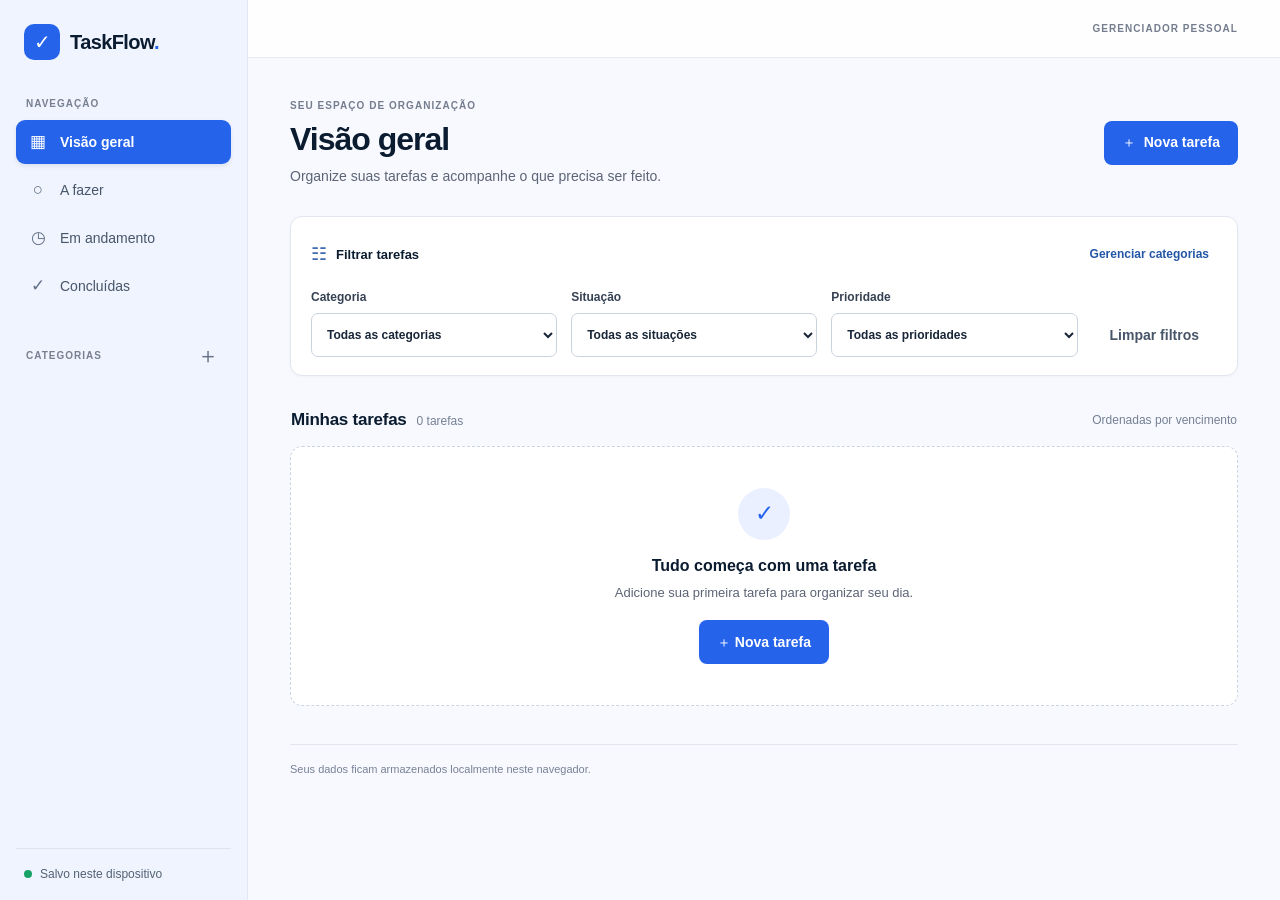
<file: TaskFlow/index.html>
<!doctype html>
<html lang="pt-BR">
<head>
  <meta charset="utf-8">
  <meta name="viewport" content="width=device-width, initial-scale=1">
  <meta name="theme-color" content="#f8f9ff">
  <title>TaskFlow — suas tarefas</title>
  <link rel="stylesheet" href="css/styles.css">
  <script type="module" src="js/app.js"></script>
</head>
<body>
  <div class="app-shell">
    <aside class="sidebar" aria-label="Navegação principal">
      <a class="brand" href="#inicio" aria-label="TaskFlow, início"><span class="brand-mark" aria-hidden="true">✓</span><span>TaskFlow<span class="brand-dot">.</span></span></a>
      <p class="side-label">NAVEGAÇÃO</p>
      <nav class="nav-list" id="status-nav" aria-label="Filtrar por situação">
        <button class="nav-item is-active" type="button" data-status=""><span>▦</span>Visão geral</button>
        <button class="nav-item" type="button" data-status="todo"><span>○</span>A fazer</button>
        <button class="nav-item" type="button" data-status="in_progress"><span>◷</span>Em andamento</button>
        <button class="nav-item" type="button" data-status="completed"><span>✓</span>Concluídas</button>
      </nav>
      <div class="category-heading"><p class="side-label">CATEGORIAS</p><button id="add-category-shortcut" class="icon-button" type="button" aria-label="Nova categoria">＋</button></div>
      <nav id="category-nav" class="nav-list category-list" aria-label="Filtrar por categoria"></nav>
      <div class="sidebar-foot"><span class="save-indicator"><span class="save-dot"></span>Salvo neste dispositivo</span></div>
    </aside>

    <main class="main-area" id="inicio">
      <header class="topbar"><div class="mobile-brand"><span class="brand-mark" aria-hidden="true">✓</span>TaskFlow</div><span class="local-label">GERENCIADOR PESSOAL</span></header>
      <section class="content">
        <div id="notice" class="notice" role="status" aria-live="polite" hidden></div>
        <div class="page-heading"><div><p class="eyebrow">SEU ESPAÇO DE ORGANIZAÇÃO</p><h1>Visão geral</h1><p class="subtitle">Organize suas tarefas e acompanhe o que precisa ser feito.</p></div><button id="new-task" class="button button-primary" type="button"><span aria-hidden="true">＋</span> Nova tarefa</button></div>

        <section class="filter-panel" aria-label="Filtros de tarefas">
          <div class="filter-title"><span class="filter-symbol" aria-hidden="true">☷</span><strong>Filtrar tarefas</strong><button id="add-category-inline" class="category-inline" type="button">Gerenciar categorias</button></div>
          <div class="filters">
            <label>Categoria<select id="filter-category"><option value="">Todas as categorias</option></select></label>
            <label>Situação<select id="filter-status"><option value="">Todas as situações</option><option value="todo">A fazer</option><option value="in_progress">Em andamento</option><option value="completed">Concluída</option></select></label>
            <label>Prioridade<select id="filter-priority"><option value="">Todas as prioridades</option><option value="high">Alta</option><option value="medium">Média</option><option value="low">Baixa</option></select></label>
            <button id="clear-filters" class="button button-quiet clear-button" type="button">Limpar filtros</button>
          </div>
        </section>

        <section class="task-section" aria-labelledby="tasks-heading"><div class="list-heading"><div><h2 id="tasks-heading">Minhas tarefas</h2><span id="task-count" class="count-label"></span></div><span class="sort-label">Ordenadas por vencimento</span></div><div id="task-list" class="task-list"></div><div id="empty-state" class="empty-state" hidden><div class="empty-mark" aria-hidden="true">✓</div><h3 id="empty-title">Tudo começa com uma tarefa</h3><p id="empty-copy">Adicione sua primeira tarefa para organizar seu dia.</p><button id="empty-action" class="button button-primary" type="button">＋ Nova tarefa</button></div></section>
        <footer class="page-foot">Seus dados ficam armazenados localmente neste navegador.</footer>
      </section>
    </main>
  </div>

  <dialog id="task-dialog" class="dialog" aria-labelledby="task-dialog-title"><form id="task-form" novalidate><div class="dialog-header"><div><p class="eyebrow">DETALHES DA TAREFA</p><h2 id="task-dialog-title">Nova tarefa</h2></div><button class="icon-button" type="button" data-close="task-dialog" aria-label="Fechar formulário">×</button></div><div class="dialog-body">
    <label>Título <span class="required">*</span><input name="title" maxlength="160" required autocomplete="off" placeholder="Ex.: Preparar apresentação"><span class="field-error" data-error="title"></span></label>
    <label>Descrição <span class="optional">(opcional)</span><textarea name="description" rows="3" maxlength="1200" placeholder="Adicione detalhes para esta tarefa"></textarea><span class="field-error" data-error="description"></span></label>
    <div class="form-grid"><label>Categoria<select name="categoryId"><option value="">Sem categoria</option></select></label><label>Data de vencimento<input name="dueDate" type="date"><button class="clear-date" type="button" id="clear-date">Remover data</button><span class="field-error" data-error="dueDate"></span></label></div>
    <div class="form-grid"><label>Prioridade<select name="priority"><option value="low">Baixa</option><option value="medium" selected>Média</option><option value="high">Alta</option></select></label><label>Situação<select name="status"><option value="todo" selected>A fazer</option><option value="in_progress">Em andamento</option><option value="completed">Concluída</option></select></label></div>
  </div><div class="dialog-actions"><button class="button button-secondary" type="button" data-close="task-dialog">Cancelar</button><button class="button button-primary" type="submit">Salvar tarefa</button></div></form></dialog>

  <dialog id="category-dialog" class="dialog dialog-small" aria-labelledby="category-dialog-title"><form id="category-form" novalidate><div class="dialog-header"><div><p class="eyebrow">ORGANIZAÇÃO</p><h2 id="category-dialog-title">Nova categoria</h2></div><button class="icon-button" type="button" data-close="category-dialog" aria-label="Fechar formulário">×</button></div><div class="dialog-body"><label>Nome da categoria<input name="name" maxlength="60" required placeholder="Ex.: Trabalho"><span class="field-error" data-error="name"></span></label></div><div class="dialog-actions"><button class="button button-secondary" type="button" data-close="category-dialog">Cancelar</button><button class="button button-primary" type="submit">Salvar categoria</button></div></form></dialog>

  <dialog id="category-manager-dialog" class="dialog dialog-small" aria-labelledby="category-manager-title"><div class="dialog-header"><div><p class="eyebrow">ORGANIZAÇÃO</p><h2 id="category-manager-title">Categorias</h2></div><button class="icon-button" type="button" data-close="category-manager-dialog" aria-label="Fechar categorias">×</button></div><div id="category-manager-list" class="category-manager-list"></div><div class="dialog-actions"><button id="manager-add-category" class="button button-primary" type="button">＋ Nova categoria</button></div></dialog>

  <dialog id="confirm-dialog" class="dialog dialog-small" aria-labelledby="confirm-title"><div class="dialog-header"><div><p class="eyebrow">CONFIRMAÇÃO</p><h2 id="confirm-title">Excluir item?</h2></div><button class="icon-button" type="button" data-close="confirm-dialog" aria-label="Cancelar e fechar">×</button></div><div class="dialog-body"><p id="confirm-copy">Esta ação não pode ser desfeita.</p></div><div class="dialog-actions"><button class="button button-secondary" type="button" data-close="confirm-dialog">Cancelar</button><button id="confirm-delete" class="button button-danger" type="button">Excluir</button></div></dialog>
</body>
</html>
</file>
<file: TaskFlow/css/styles.css>
:root {
  color-scheme: light;
  --canvas: #f8f9ff;
  --surface: #fff;
  --surface-soft: #eff4ff;
  --surface-tint: #e5eeff;
  --ink: #0b1c30;
  --muted: #5c6475;
  --line: #dce2ee;
  --primary: #2563eb;
  --primary-dark: #174bb8;
  --red: #b42318;
  --red-soft: #fff0ef;
  --green: #087443;
  --green-soft: #eaf8f0;
  --blue-soft: #edf6ff;
  --amber: #a85b08;
  font-family: Inter, -apple-system, BlinkMacSystemFont, "Segoe UI", Roboto, Helvetica, Arial, sans-serif;
  font-synthesis: none;
}
* { box-sizing: border-box; }
body { margin: 0; background: var(--canvas); color: var(--ink); font-size: 14px; line-height: 1.5; }
button, input, select, textarea { font: inherit; }
button { cursor: pointer; }
button:focus-visible, a:focus-visible, input:focus-visible, select:focus-visible, textarea:focus-visible { outline: 3px solid #2563eb66; outline-offset: 2px; }
.app-shell { min-height: 100vh; }
.sidebar { background: #eff4ff; border-right: 1px solid #e2e8f0; display: flex; flex-direction: column; left: 0; padding: 23px 16px 16px; position: fixed; top: 0; bottom: 0; width: 248px; z-index: 3; }
.brand { align-items: center; color: var(--ink); display: flex; font-size: 20px; font-weight: 750; gap: 10px; letter-spacing: -.6px; margin: 1px 8px 36px; text-decoration: none; }
.brand-mark { align-items: center; background: var(--primary); border-radius: 10px; color: white; display: inline-flex; font-size: 20px; font-weight: 700; height: 36px; justify-content: center; width: 36px; }
.brand-dot { color: var(--primary); }
.side-label { color: #777f90; font-size: 10px; font-weight: 750; letter-spacing: 1px; margin: 0 10px 9px; }
.nav-list { display: grid; gap: 4px; }
.nav-item { align-items: center; background: transparent; border: 0; border-radius: 9px; color: #475569; display: flex; gap: 12px; min-height: 44px; padding: 9px 12px; text-align: left; width: 100%; }
.nav-item > span:first-child:not(.category-dot) { align-items: center; color: #637085; display: inline-flex; font-size: 17px; justify-content: center; width: 20px; }
.nav-item:hover { background: #e2eaf8; }
.nav-item.is-active { background: #2563eb; box-shadow: 0 2px 4px #0b1c3017; color: white; font-weight: 650; }
.nav-item.is-active > span:first-child { color: white; }
.category-heading { align-items: center; display: flex; justify-content: space-between; margin: 27px 3px 8px 0; }
.category-heading .side-label { margin-bottom: 0; }
.icon-button { align-items: center; background: transparent; border: 0; border-radius: 8px; color: #667085; display: inline-flex; font-size: 22px; height: 40px; justify-content: center; width: 40px; }
.icon-button:hover { background: #e4eaf5; color: var(--ink); }
.category-list { overflow-y: auto; }
.category-nav-row { align-items: center; display: flex; gap: 2px; }
.category-filter { min-width: 0; }
.category-dot { background: #3972d9; border-radius: 50%; flex: 0 0 9px; height: 9px; }
.category-name { overflow: hidden; text-overflow: ellipsis; white-space: nowrap; }
.category-nav-row .category-filter.is-active { background: #dce9ff; color: #173f92; }
.category-nav-row .category-filter.is-active .category-dot { background: var(--primary); }
.category-actions { display: flex; gap: 0; }
.category-action { background: transparent; border: 0; border-radius: 6px; color: #64748b; font-size: 0; height: 36px; padding: 0; width: 30px; }
.category-action::after { font-size: 13px; }
.category-action:first-child::after { content: '✎'; }
.category-action:last-child::after { content: '×'; font-size: 18px; }
.category-action:hover { background: #dce5f2; color: var(--ink); }
.category-remove:hover { background: #ffe2df; color: var(--red); }
.sidebar-foot { border-top: 1px solid #dce4f1; margin-top: auto; padding: 16px 8px 1px; }
.save-indicator { align-items: center; color: #536273; display: flex; font-size: 12px; gap: 8px; }
.save-dot { background: #19a267; border-radius: 50%; height: 8px; width: 8px; }
.main-area { margin-left: 248px; min-height: 100vh; }
.topbar { align-items: center; background: #ffffffdf; border-bottom: 1px solid #e6e9f0; display: flex; height: 58px; justify-content: flex-end; padding: 0 42px; }
.local-label, .eyebrow { color: #747d8d; font-size: 10px; font-weight: 750; letter-spacing: 1.05px; }
.content { margin: 0 auto; max-width: 1170px; padding: 40px 42px 24px; }
.page-heading { align-items: center; display: flex; gap: 24px; justify-content: space-between; margin-bottom: 29px; }
.eyebrow { margin: 0 0 7px; }
h1, h2, h3, p { margin-top: 0; }
h1 { font-size: clamp(26px, 3vw, 32px); letter-spacing: -1px; line-height: 1.2; margin: 0 0 8px; }
.subtitle { color: var(--muted); font-size: 14px; margin: 0; }
.button { align-items: center; border: 1px solid transparent; border-radius: 8px; display: inline-flex; font-weight: 650; gap: 8px; justify-content: center; min-height: 44px; padding: 0 17px; transition: background .15s, border-color .15s; }
.button-primary { background: var(--primary); color: white; }
.button-primary:hover { background: var(--primary-dark); }
.button-secondary { background: white; border-color: #c9d1df; color: #344054; }
.button-secondary:hover { background: #f6f8fb; }
.button-quiet { background: transparent; color: #475569; }
.button-quiet:hover { background: #eff3f9; }
.button-danger { background: #c43127; color: white; }
.button-danger:hover { background: #a8241d; }
.filter-panel { background: white; border: 1px solid #e2e6ed; border-radius: 12px; box-shadow: 0 1px 3px #0f172a08; margin-bottom: 31px; padding: 19px 20px 18px; }
.filter-title { align-items: center; display: flex; gap: 9px; margin-bottom: 16px; }
.filter-title strong { font-size: 13px; }
.filter-symbol { color: #436cb0; font-size: 18px; }
.category-inline { background: transparent; border: 0; border-radius: 6px; color: #2456a7; font-size: 12px; font-weight: 650; margin-left: auto; min-height: 36px; padding: 0 8px; }
.category-inline:hover { background: #eef4ff; }
.filters { align-items: end; display: grid; gap: 14px; grid-template-columns: repeat(3, minmax(130px, 1fr)) auto; }
label { color: #364153; display: block; font-size: 12px; font-weight: 650; }
select, input, textarea { background: white; border: 1px solid #cbd3df; border-radius: 7px; color: #182638; display: block; margin-top: 7px; min-height: 44px; padding: 9px 11px; width: 100%; }
select { appearance: auto; }
textarea { min-height: auto; resize: vertical; }
select:hover, input:hover, textarea:hover { border-color: #9ba9bd; }
.clear-button { white-space: nowrap; }
.task-section { min-height: 210px; }
.list-heading { align-items: center; display: flex; justify-content: space-between; margin: 0 1px 13px; }
.list-heading > div { align-items: baseline; display: flex; gap: 10px; }
.list-heading h2 { font-size: 17px; letter-spacing: -.25px; margin: 0; }
.count-label, .sort-label { color: #748094; font-size: 12px; }
.task-list { display: grid; gap: 10px; }
.task-card { align-items: center; background: white; border: 1px solid #e1e5ec; border-radius: 10px; box-shadow: 0 1px 3px #0f172a08; display: grid; gap: 14px; grid-template-columns: 38px minmax(0, 1fr) auto; min-height: 101px; padding: 15px 16px; transition: border-color .15s; }
.task-card:hover { border-color: #c5cfdd; }
.task-card.task-overdue { border-left: 3px solid #d34237; padding-left: 14px; }
.complete-button { background: transparent; border: 1px solid #aeb9c9; border-radius: 50%; color: #63738a; font-size: 20px; height: 34px; line-height: 1; width: 34px; }
.complete-button:hover { background: #f0f5ff; border-color: var(--primary); color: var(--primary); }
.complete-button.is-complete { background: #168052; border-color: #168052; color: white; font-size: 15px; }
.task-body { min-width: 0; }
.task-topline { align-items: center; display: flex; flex-wrap: wrap; gap: 9px; margin-bottom: 4px; }
.task-title { font-size: 14px; font-weight: 680; line-height: 1.4; margin: 0; overflow-wrap: anywhere; }
.task-completed .task-title { color: #737d8c; text-decoration: line-through; }
.badge { border-radius: 5px; display: inline-flex; font-size: 10px; font-weight: 650; line-height: 1.5; padding: 3px 7px; white-space: nowrap; }
.status-todo { background: #f0f3f7; color: #4d5b70; }
.status-in_progress { background: #eaf4ff; color: #175a9d; }
.status-completed { background: #eaf8f0; color: #087443; }
.priority-high { background: #fff0ef; color: #b42318; }
.priority-medium { background: #fff6e8; color: #945307; }
.priority-low { background: #f0f2f5; color: #475569; }
.task-description { color: #657184; font-size: 12px; margin: 3px 0 7px; overflow-wrap: anywhere; }
.task-metadata { align-items: center; color: #687589; display: flex; flex-wrap: wrap; gap: 7px 12px; margin-top: 7px; }
.meta-chip { background: #f0f4fa; border-radius: 4px; color: #50617a; font-size: 10px; padding: 3px 7px; }
.due-date { font-size: 11px; }
.overdue-label { color: var(--red); font-weight: 700; }
.task-actions { align-items: center; display: flex; gap: 4px; }
.text-action { background: transparent; border: 0; border-radius: 6px; color: #52647c; font-size: 12px; min-height: 38px; padding: 0 9px; }
.text-action:hover { background: #eef3fa; color: var(--ink); }
.danger-text { color: #8b4c49; }
.danger-text:hover { background: var(--red-soft); color: var(--red); }
.empty-state { align-items: center; background: white; border: 1px dashed #cbd5e1; border-radius: 12px; display: flex; flex-direction: column; min-height: 260px; justify-content: center; padding: 28px; text-align: center; }
.empty-state[hidden] { display: none; }
.empty-mark { align-items: center; background: #eaf0ff; border-radius: 50%; color: var(--primary); display: flex; font-size: 23px; height: 52px; justify-content: center; margin-bottom: 14px; width: 52px; }
.empty-state h3 { font-size: 16px; margin-bottom: 5px; }
.empty-state p { color: var(--muted); font-size: 13px; margin-bottom: 18px; }
.page-foot { border-top: 1px solid #e3e7ee; color: #778195; font-size: 11px; margin-top: 38px; padding-top: 16px; }
.notice { border: 1px solid; border-radius: 8px; margin-bottom: 16px; padding: 11px 14px; }
.notice[hidden] { display: none; }
.notice-success { background: var(--green-soft); border-color: #b5e2ca; color: #12613d; }
.notice-error { background: var(--red-soft); border-color: #f1b6b1; color: #8f251d; }
.dialog { border: 1px solid #d8deea; border-radius: 14px; box-shadow: 0 20px 60px #14233b33; max-height: min(92vh, 850px); max-width: 590px; padding: 0; width: calc(100% - 32px); }
.dialog::backdrop { background: #101b2d70; backdrop-filter: blur(2px); }
.dialog form { display: flex; flex-direction: column; max-height: min(92vh, 850px); }
.dialog-small { max-width: 430px; }
.category-manager-list { display: grid; gap: 5px; max-height: 55vh; overflow: auto; padding: 12px 18px; }
.category-manager-row { align-items: center; border-bottom: 1px solid #edf0f5; display: flex; gap: 3px; min-height: 48px; }
.category-manager-row > span { flex: 1; overflow-wrap: anywhere; }
.category-manager-row .text-action { padding: 0 8px; }
.category-manager-empty { color: #697789; margin: 9px 5px; }
.dialog-header { align-items: center; border-bottom: 1px solid #e7eaf0; display: flex; justify-content: space-between; padding: 20px 23px 17px; }
.dialog-header h2 { font-size: 20px; letter-spacing: -.4px; margin: 0; }
.dialog-body { display: grid; gap: 17px; overflow-y: auto; padding: 20px 23px; }
.dialog-body p { color: #536176; margin: 0; }
.dialog-body label { font-size: 12px; }
.required { color: #bf3027; }
.optional { color: #7a8492; font-weight: 400; }
.form-grid { display: grid; gap: 16px; grid-template-columns: 1fr 1fr; }
.clear-date { background: none; border: 0; color: #526d9b; font-size: 11px; margin-top: 5px; padding: 2px 0; }
.clear-date:hover { text-decoration: underline; }
.dialog-actions { background: #fafbfc; border-top: 1px solid #e7eaf0; display: flex; gap: 9px; justify-content: flex-end; padding: 14px 23px; }
.field-error { color: #ae2f27; display: block; font-size: 11px; font-weight: 500; min-height: 0; }
.field-error:not(:empty) { margin-top: 4px; }
.field-invalid { border-color: #c63329 !important; }
.mobile-brand { align-items: center; color: var(--ink); display: none; font-size: 16px; font-weight: 750; gap: 8px; }
.mobile-brand .brand-mark { height: 30px; width: 30px; }

@media (max-width: 900px) {
  .sidebar { width: 215px; }
  .main-area { margin-left: 215px; }
  .content { padding-left: 26px; padding-right: 26px; }
  .topbar { padding: 0 26px; }
  .filters { grid-template-columns: repeat(2, minmax(140px, 1fr)); }
  .clear-button { justify-self: start; }
  .task-card { grid-template-columns: 34px minmax(0, 1fr); }
  .task-actions { grid-column: 2; justify-self: end; margin-top: -3px; }
}
@media (max-width: 640px) {
  .sidebar { border-right: 0; bottom: auto; box-shadow: 0 2px 9px #11213a0d; height: 58px; padding: 0 14px; top: 0; width: 100%; }
  .sidebar > .brand, .sidebar > .side-label, .sidebar > .nav-list, .sidebar > .category-heading, .sidebar > .category-list, .sidebar-foot { display: none; }
  .sidebar::after { display: none; }
  .main-area { margin: 0; padding-top: 58px; }
  .topbar { display: flex; height: 58px; justify-content: flex-start; left: 0; padding: 0 16px; position: fixed; right: 0; top: 0; z-index: 4; }
  .topbar .local-label { display: none; }
  .mobile-brand { display: flex; }
  .content { padding: 25px 16px 20px; }
  .page-heading { align-items: flex-start; flex-direction: column; gap: 17px; margin-bottom: 21px; }
  .page-heading .button { width: 100%; }
  h1 { font-size: 26px; }
  .filter-panel { padding: 16px; }
  .filters { grid-template-columns: 1fr; gap: 11px; }
  .clear-button { justify-self: start; }
  .list-heading { align-items: flex-start; flex-direction: column; gap: 3px; }
  .task-card { align-items: start; gap: 8px 11px; grid-template-columns: 32px minmax(0, 1fr); padding: 13px 12px; }
  .task-card.task-overdue { padding-left: 10px; }
  .complete-button { height: 30px; width: 30px; }
  .task-topline { align-items: flex-start; flex-direction: column; gap: 4px; }
  .task-title { font-size: 13px; }
  .task-actions { grid-column: 2; justify-self: start; margin: 0; }
  .text-action { min-height: 36px; padding: 0 8px; }
  .sort-label { font-size: 11px; }
  .form-grid { grid-template-columns: 1fr; gap: 14px; }
  .dialog-header { padding: 17px 17px 14px; }
  .dialog-body { padding: 17px; }
  .dialog-actions { padding: 12px 17px; }
  .dialog-actions .button { flex: 1; padding: 0 9px; }
  .page-foot { margin-top: 26px; }
}
@media (prefers-reduced-motion: reduce) { *, *::before, *::after { scroll-behavior: auto !important; transition-duration: .01ms !important; } }
</file>
